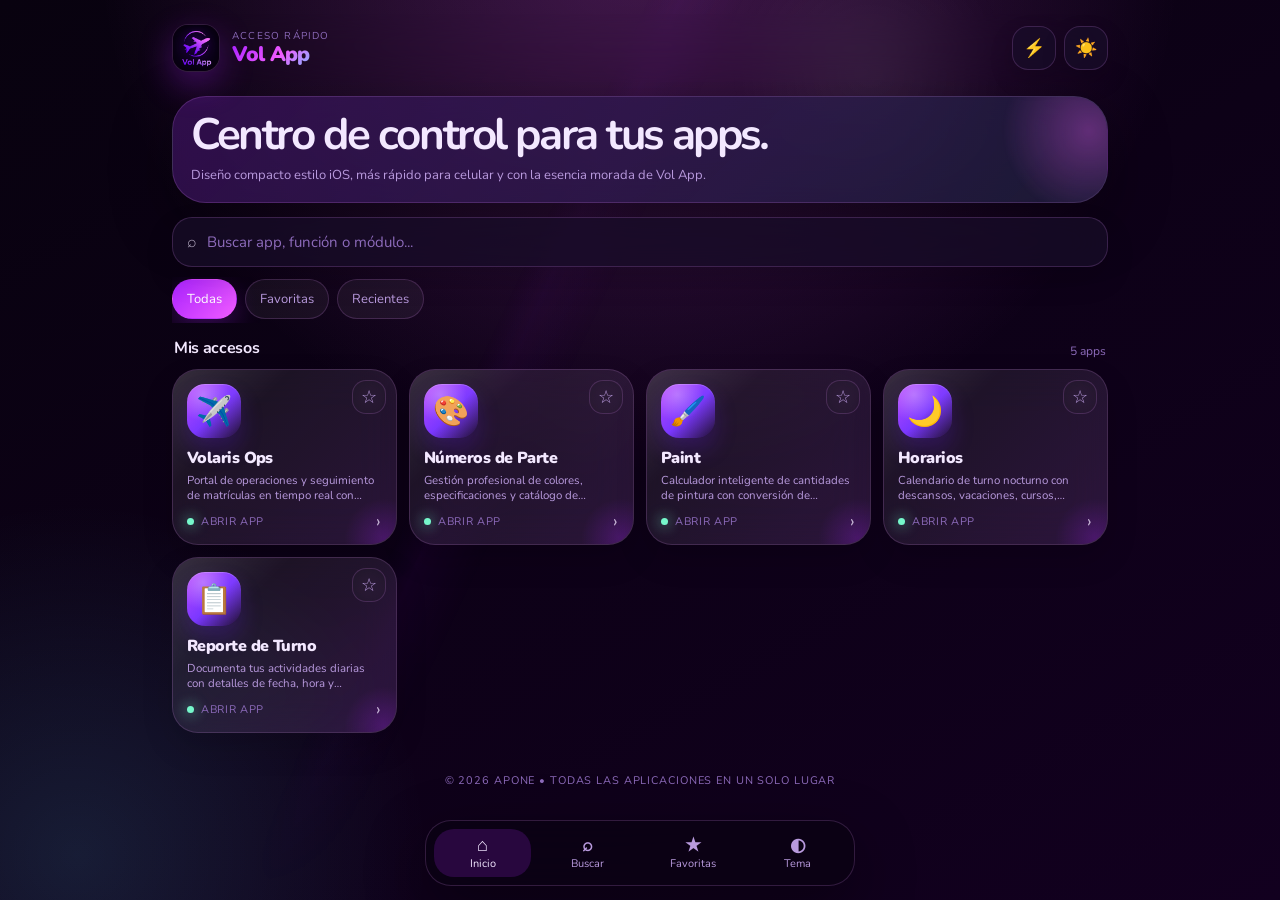
<file: index.html>
<!DOCTYPE html>
<html lang="es" data-theme="dark" data-density="ios">
<head>
  <meta charset="UTF-8">
  <meta name="viewport" content="width=device-width, initial-scale=1.0, viewport-fit=cover">
  <title>AppVol • Centro de Control</title>
  <link rel="manifest" href="manifest.json">
  <link rel="icon" href="icon-192.png" type="image/png">
  <link rel="apple-touch-icon" href="icon-192.png">
  <meta name="theme-color" content="#160022">
  <meta name="apple-mobile-web-app-capable" content="yes">
  <meta name="apple-mobile-web-app-status-bar-style" content="black-translucent">
  <meta name="apple-mobile-web-app-title" content="AppVol">
  <link rel="preconnect" href="https://fonts.googleapis.com">
  <link rel="preconnect" href="https://fonts.gstatic.com" crossorigin>
  <link href="https://fonts.googleapis.com/css2?family=Nunito:wght@700;800;900&display=swap" rel="stylesheet">
  <style>
    * { box-sizing: border-box; margin: 0; padding: 0; -webkit-tap-highlight-color: transparent; }

    :root {
      color-scheme: dark;
      --bg: #08020f;
      --bg-2: #12001f;
      --glass: rgba(24, 13, 41, .72);
      --glass-strong: rgba(36, 19, 58, .9);
      --card: rgba(255, 255, 255, .075);
      --card-hover: rgba(255, 255, 255, .12);
      --border: rgba(224, 147, 255, .18);
      --text: #f3e8ff;
      --muted: #b99ade;
      --muted-2: #8d6bbb;
      --accent: #aa22ff;
      --accent-2: #f05cff;
      --accent-3: #5bd6ff;
      --good: #76f7cb;
      --shadow: 0 20px 60px rgba(0, 0, 0, .36);
      --radius-xl: 34px;
      --radius-lg: 26px;
      --radius-md: 18px;
      --blur: 22px;
    }

    /* Drag states */
    .app-card[draggable="true"] { cursor: grab; }
    .app-card[draggable="true"]:active { cursor: grabbing; }
    .app-card.dragging {
      opacity: .35;
      transform: scale(.97);
      transition: opacity .15s, transform .15s;
    }
    .app-card.drag-over {
      outline: 2px solid var(--accent-2);
      outline-offset: 3px;
      transform: scale(1.025);
      transition: transform .15s ease, outline .1s ease;
    }

    [data-theme="light"] {
      color-scheme: light;
      --bg: #f6efff;
      --bg-2: #fff;
      --glass: rgba(255, 255, 255, .74);
      --glass-strong: rgba(255, 255, 255, .92);
      --card: rgba(255, 255, 255, .78);
      --card-hover: rgba(248, 239, 255, .95);
      --border: rgba(143, 47, 178, .16);
      --text: #2a123e;
      --muted: #765398;
      --muted-2: #9678b7;
      --accent: #8b2fb2;
      --accent-2: #c83eea;
      --accent-3: #0289bf;
      --shadow: 0 18px 54px rgba(79, 30, 115, .14);
    }

    html { min-height: 100%; background: var(--bg); }

    body {
      min-height: 100svh;
      color: var(--text);
      font-family: 'Nunito', ui-rounded, -apple-system, BlinkMacSystemFont, 'Segoe UI', sans-serif;
      background:
        radial-gradient(circle at 50% -8%, rgba(240, 92, 255, .25), transparent 34rem),
        radial-gradient(circle at 6% 95%, rgba(91, 214, 255, .13), transparent 22rem),
        linear-gradient(150deg, var(--bg), var(--bg-2));
      overflow-x: hidden;
    }

    body::before {
      content: '';
      position: fixed;
      inset: 0;
      pointer-events: none;
      opacity: .55;
      background:
        linear-gradient(115deg, transparent 0 38%, rgba(170,34,255,.08) 40%, transparent 44% 100%),
        radial-gradient(circle at 68% 8%, rgba(255,255,255,.12), transparent 9rem);
      mask-image: linear-gradient(to bottom, black 0 70%, transparent 100%);
    }

    .shell {
      position: relative;
      z-index: 1;
      width: min(980px, 100%);
      margin: 0 auto;
      padding: max(16px, env(safe-area-inset-top)) 14px calc(96px + env(safe-area-inset-bottom));
    }

    .topbar {
      position: sticky;
      top: 0;
      z-index: 5;
      display: flex;
      align-items: center;
      justify-content: space-between;
      gap: 12px;
      margin: -2px -4px 14px;
      padding: 10px 4px;
      backdrop-filter: blur(18px);
    }

    .brand {
      display: flex;
      align-items: center;
      gap: 12px;
      min-width: 0;
    }

    .brand-mark {
      width: 48px;
      height: 48px;
      border-radius: 16px;
      object-fit: cover;
      box-shadow: 0 12px 34px rgba(170, 34, 255, .32);
      border: 1px solid var(--border);
      background: #0b0212;
    }

    .brand-copy { min-width: 0; }

    .eyebrow {
      display: block;
      color: var(--muted-2);
      font-size: 10px;
      line-height: 1;
      letter-spacing: .12em;
      text-transform: uppercase;
    }

    .brand-title {
      display: block;
      margin-top: 3px;
      font-size: 21px;
      line-height: 1;
      font-weight: 900;
      letter-spacing: -.04em;
      white-space: nowrap;
      background: linear-gradient(135deg, var(--accent), var(--accent-2), var(--accent-3));
      -webkit-background-clip: text;
      background-clip: text;
      -webkit-text-fill-color: transparent;
    }

    .top-actions { display: flex; align-items: center; gap: 8px; }

    .icon-btn {
      width: 44px;
      height: 44px;
      display: inline-flex;
      align-items: center;
      justify-content: center;
      border: 1px solid var(--border);
      border-radius: 16px;
      color: var(--text);
      background: var(--glass);
      box-shadow: 0 10px 26px rgba(0,0,0,.12);
      cursor: pointer;
      font: inherit;
      font-size: 18px;
      transition: transform .18s ease, background .18s ease, border-color .18s ease;
      backdrop-filter: blur(var(--blur));
    }

    .icon-btn:active { transform: scale(.94); }
    .icon-btn:hover { border-color: rgba(240,92,255,.55); background: var(--glass-strong); }

    .hero {
      position: relative;
      overflow: hidden;
      margin-bottom: 14px;
      padding: 18px;
      border: 1px solid var(--border);
      border-radius: var(--radius-xl);
      background:
        linear-gradient(135deg, rgba(170,34,255,.18), rgba(91,214,255,.08)),
        var(--glass);
      box-shadow: var(--shadow);
      backdrop-filter: blur(var(--blur));
    }

    .hero::after {
      content: '';
      position: absolute;
      width: 180px;
      height: 180px;
      right: -72px;
      top: -56px;
      border-radius: 999px;
      background: radial-gradient(circle, rgba(240,92,255,.32), transparent 68%);
      filter: blur(2px);
    }

    .hero h1 {
      position: relative;
      z-index: 1;
      font-size: clamp(26px, 7vw, 44px);
      line-height: .95;
      letter-spacing: -.055em;
      max-width: 680px;
    }

    .hero p {
      position: relative;
      z-index: 1;
      margin-top: 10px;
      color: var(--muted);
      font-size: 13px;
      line-height: 1.35;
      max-width: 620px;
    }

    .quick-panel {
      display: grid;
      gap: 10px;
      margin: 14px 0 14px;
    }

    .search {
      display: flex;
      align-items: center;
      gap: 10px;
      height: 50px;
      padding: 0 14px;
      border: 1px solid var(--border);
      border-radius: 20px;
      background: var(--glass);
      backdrop-filter: blur(var(--blur));
      box-shadow: 0 12px 30px rgba(0,0,0,.12);
    }

    .search span { opacity: .7; }

    .search input {
      width: 100%;
      border: 0;
      outline: none;
      background: transparent;
      color: var(--text);
      font: inherit;
      font-size: 15px;
      min-width: 0;
    }

    .search input::placeholder { color: var(--muted-2); }

    .chips {
      display: flex;
      gap: 8px;
      overflow-x: auto;
      padding: 2px 0 4px;
      scrollbar-width: none;
    }

    .chips::-webkit-scrollbar { display: none; }

    .chip {
      flex: 0 0 auto;
      border: 1px solid var(--border);
      border-radius: 999px;
      padding: 10px 14px;
      background: rgba(255,255,255,.05);
      color: var(--muted);
      font: inherit;
      font-size: 13px;
      cursor: pointer;
      transition: transform .18s ease, background .18s ease, color .18s ease;
    }

    .chip:active { transform: scale(.96); }
    .chip.is-active {
      color: #fff;
      background: linear-gradient(135deg, var(--accent), var(--accent-2));
      border-color: transparent;
      box-shadow: 0 10px 26px rgba(170,34,255,.26);
    }

    .apps-head {
      display: flex;
      justify-content: space-between;
      align-items: end;
      gap: 12px;
      margin: 14px 2px 10px;
    }

    .apps-head h2 {
      font-size: 16px;
      letter-spacing: -.02em;
    }

    .apps-count {
      color: var(--muted-2);
      font-size: 12px;
      white-space: nowrap;
    }

    .apps-grid {
      display: grid;
      grid-template-columns: repeat(2, minmax(0, 1fr));
      gap: 12px;
    }

    .app-card {
      position: relative;
      min-height: 158px;
      border: 1px solid var(--border);
      border-radius: var(--radius-lg);
      background: var(--card);
      box-shadow: 0 14px 32px rgba(0,0,0,.14);
      overflow: hidden;
      transform: translateZ(0);
      animation: pop .42s cubic-bezier(.22, 1, .36, 1) backwards;
      backdrop-filter: blur(var(--blur));
    }

    .app-card:nth-child(2) { animation-delay: .04s; }
    .app-card:nth-child(3) { animation-delay: .08s; }
    .app-card:nth-child(4) { animation-delay: .12s; }
    .app-card:nth-child(5) { animation-delay: .16s; }

    @keyframes pop {
      from { opacity: 0; transform: translateY(14px) scale(.96); }
      to { opacity: 1; transform: translateY(0) scale(1); }
    }

    .app-card::before {
      content: '';
      position: absolute;
      inset: -1px;
      background: linear-gradient(135deg, rgba(255,255,255,.16), transparent 30%, rgba(170,34,255,.12));
      opacity: .7;
      pointer-events: none;
    }

    .app-card::after {
      content: '';
      position: absolute;
      width: 80px;
      height: 80px;
      border-radius: 999px;
      right: -28px;
      bottom: -34px;
      background: radial-gradient(circle, rgba(170,34,255,.24), transparent 70%);
      pointer-events: none;
    }

    .app-card:active { transform: scale(.975); }
    .app-card:hover { background: var(--card-hover); border-color: rgba(240,92,255,.45); }

    .app-link {
      position: relative;
      z-index: 1;
      min-height: 158px;
      height: 100%;
      display: flex;
      flex-direction: column;
      text-decoration: none;
      color: inherit;
      padding: 14px;
    }

    .pin-btn {
      position: absolute;
      z-index: 2;
      top: 10px;
      right: 10px;
      width: 34px;
      height: 34px;
      border: 1px solid var(--border);
      border-radius: 14px;
      background: rgba(0,0,0,.14);
      color: var(--muted);
      font: inherit;
      font-size: 18px;
      line-height: 1;
      cursor: pointer;
      backdrop-filter: blur(14px);
    }

    .pin-btn.is-fav { color: #ffd86b; background: rgba(255,216,107,.12); border-color: rgba(255,216,107,.28); }
    .pin-btn:active { transform: scale(.92); }

    .app-icon {
      display: inline-flex;
      align-items: center;
      justify-content: center;
      width: 54px;
      height: 54px;
      margin-bottom: 12px;
      border-radius: 18px;
      font-size: 29px;
      background:
        linear-gradient(145deg, rgba(255,255,255,.18), rgba(255,255,255,.05)),
        radial-gradient(circle at 30% 20%, rgba(255,255,255,.28), transparent 46%),
        linear-gradient(135deg, var(--accent), #6b20ff 52%, #12021f);
      box-shadow: inset 0 1px 0 rgba(255,255,255,.2), 0 12px 22px rgba(108,32,255,.22);
    }

    .app-title {
      display: block;
      padding-right: 34px;
      font-size: 16px;
      line-height: 1.05;
      font-weight: 900;
      letter-spacing: -.035em;
    }

    .app-desc {
      display: -webkit-box;
      margin-top: 6px;
      color: var(--muted);
      font-size: 11.5px;
      line-height: 1.25;
      -webkit-line-clamp: 2;
      -webkit-box-orient: vertical;
      overflow: hidden;
    }

    .app-meta {
      margin-top: auto;
      display: flex;
      align-items: center;
      gap: 7px;
      color: var(--muted-2);
      font-size: 11px;
      text-transform: uppercase;
      letter-spacing: .06em;
    }

    .dot {
      width: 7px;
      height: 7px;
      border-radius: 999px;
      background: var(--good);
      box-shadow: 0 0 14px var(--good);
    }

    .chev { margin-left: auto; font-size: 18px; line-height: 1; color: var(--text); opacity: .75; }

    .empty {
      display: none;
      border: 1px dashed var(--border);
      border-radius: var(--radius-lg);
      padding: 24px;
      color: var(--muted);
      text-align: center;
      background: rgba(255,255,255,.04);
    }

    .empty.show { display: block; }

    .dock {
      position: fixed;
      z-index: 8;
      left: 50%;
      bottom: max(14px, env(safe-area-inset-bottom));
      transform: translateX(-50%);
      width: min(430px, calc(100% - 28px));
      display: grid;
      grid-template-columns: repeat(4, 1fr);
      gap: 8px;
      padding: 8px;
      border: 1px solid var(--border);
      border-radius: 26px;
      background: rgba(10, 2, 18, .72);
      backdrop-filter: blur(28px);
      box-shadow: 0 20px 60px rgba(0,0,0,.38);
    }

    [data-theme="light"] .dock { background: rgba(255,255,255,.72); }

    .dock button {
      height: 48px;
      border: 0;
      border-radius: 20px;
      background: transparent;
      color: var(--muted);
      font: inherit;
      font-size: 11px;
      cursor: pointer;
      display: flex;
      flex-direction: column;
      align-items: center;
      justify-content: center;
      gap: 2px;
      transition: background .18s ease, color .18s ease, transform .18s ease;
    }

    .dock button strong { font-size: 18px; line-height: 1; }
    .dock button.is-active, .dock button:hover { background: rgba(170,34,255,.18); color: var(--text); }
    .dock button:active { transform: scale(.94); }

    .footer {
      margin-top: 22px;
      padding: 18px 0 4px;
      color: var(--muted-2);
      text-align: center;
      font-size: 11px;
      letter-spacing: .08em;
      text-transform: uppercase;
    }

    [data-density="god"] .hero {
      box-shadow: 0 24px 90px rgba(170,34,255,.28), inset 0 0 0 1px rgba(255,255,255,.06);
    }

    [data-density="god"] .app-card {
      min-height: 132px;
      border-radius: 24px;
    }

    [data-density="god"] .app-link { min-height: 132px; padding: 12px; }
    [data-density="god"] .app-icon { width: 48px; height: 48px; font-size: 25px; margin-bottom: 10px; }
    [data-density="god"] .app-desc { display: none; }

    @media (min-width: 680px) {
      .shell { padding-left: 22px; padding-right: 22px; }
      .apps-grid { grid-template-columns: repeat(4, minmax(0, 1fr)); }
      .app-card, .app-link { min-height: 174px; }
      [data-density="god"] .app-card, [data-density="god"] .app-link { min-height: 144px; }
    }

    @media (max-width: 380px) {
      .apps-grid { gap: 10px; }
      .app-link { padding: 12px; }
      .app-title { font-size: 15px; }
      .app-desc { font-size: 11px; }
      .app-icon { width: 50px; height: 50px; }
    }

    @media (prefers-reduced-motion: reduce) {
      * { animation: none !important; transition: none !important; scroll-behavior: auto !important; }
    }
  </style>
</head>
<body>
  <main class="shell">
    <header class="topbar">
      <div class="brand" aria-label="AppVol">
        <img class="brand-mark" src="[data-uri]" alt="Vol App">
        <div class="brand-copy">
          <span class="eyebrow">Acceso rápido</span>
          <span class="brand-title">Vol App</span>
        </div>
      </div>
      <div class="top-actions">
        <button class="icon-btn" id="modeBtn" type="button" aria-label="Cambiar tamaño de tarjetas">⚡</button>
        <button class="icon-btn" id="themeBtn" type="button" aria-label="Cambiar tema">☀️</button>
      </div>
    </header>

    <section class="hero" aria-label="Centro de control">
      <h1>Centro de control para tus apps.</h1>
      <p>Diseño compacto estilo iOS, más rápido para celular y con la esencia morada de Vol App.</p>
    </section>

    <section class="quick-panel" aria-label="Controles rápidos">
      <label class="search" for="searchApp">
        <span aria-hidden="true">⌕</span>
        <input id="searchApp" type="search" inputmode="search" placeholder="Buscar app, función o módulo..." autocomplete="off">
      </label>
      <div class="chips" role="tablist" aria-label="Filtros">
        <button class="chip is-active" type="button" data-filter="all">Todas</button>
        <button class="chip" type="button" data-filter="favorites">Favoritas</button>
        <button class="chip" type="button" data-filter="recent">Recientes</button>
      </div>
    </section>

    <section class="apps-head">
      <h2>Mis accesos</h2>
      <span class="apps-count" id="appsCount">5 apps</span>
    </section>

    <section class="apps-grid" id="appsGrid" aria-label="Aplicaciones disponibles">
        <article class="app-card" data-id="volaris" data-keywords="volaris ops portal de operaciones y seguimiento de matrículas en tiempo real con notas y pendientes. volaris">
          <button class="pin-btn" type="button" aria-label="Marcar Volaris Ops como favorita" title="Favorita">☆</button>
          <a href="VolarisOps.html" class="app-link" aria-label="Abrir Volaris Ops">
            <span class="app-icon" aria-hidden="true">✈️</span>
            <span class="app-title">Volaris Ops</span>
            <span class="app-desc">Portal de operaciones y seguimiento de matrículas en tiempo real con notas y pendientes.</span>
            <span class="app-meta"><span class="dot"></span><span>Abrir app</span><span class="chev">›</span></span>
          </a>
        </article>
        <article class="app-card" data-id="np" data-keywords="números de parte gestión profesional de colores, especificaciones y catálogo de pinturas con búsqueda avanzada. np">
          <button class="pin-btn" type="button" aria-label="Marcar Números de Parte como favorita" title="Favorita">☆</button>
          <a href="np.html" class="app-link" aria-label="Abrir Números de Parte">
            <span class="app-icon" aria-hidden="true">🎨</span>
            <span class="app-title">Números de Parte</span>
            <span class="app-desc">Gestión profesional de colores, especificaciones y catálogo de pinturas con búsqueda avanzada.</span>
            <span class="app-meta"><span class="dot"></span><span>Abrir app</span><span class="chev">›</span></span>
          </a>
        </article>
        <article class="app-card" data-id="paint" data-keywords="paint calculador inteligente de cantidades de pintura con conversión de unidades y ratios profesionales. paint">
          <button class="pin-btn" type="button" aria-label="Marcar Paint como favorita" title="Favorita">☆</button>
          <a href="paint.html" class="app-link" aria-label="Abrir Paint">
            <span class="app-icon" aria-hidden="true">🖌️</span>
            <span class="app-title">Paint</span>
            <span class="app-desc">Calculador inteligente de cantidades de pintura con conversión de unidades y ratios profesionales.</span>
            <span class="app-meta"><span class="dot"></span><span>Abrir app</span><span class="chev">›</span></span>
          </a>
        </article>
        <article class="app-card" data-id="horarios" data-keywords="horarios turno nocturno calendario descansos vacaciones cursos tiempo extra personal volaris horarios">
          <button class="pin-btn" type="button" aria-label="Marcar Horarios como favorita" title="Favorita">☆</button>
          <a href="horarios.html" class="app-link" aria-label="Abrir Horarios">
            <span class="app-icon" aria-hidden="true">🌙</span>
            <span class="app-title">Horarios</span>
            <span class="app-desc">Calendario de turno nocturno con descansos, vacaciones, cursos, permisos y tiempo extra por personal.</span>
            <span class="app-meta"><span class="dot"></span><span>Abrir app</span><span class="chev">›</span></span>
          </a>
        </article>
        <article class="app-card" data-id="reports" data-keywords="reporte de turno documenta tus actividades diarias con detalles de fecha, hora y pendientes guardados en tu celular. reports">
          <button class="pin-btn" type="button" aria-label="Marcar Reporte de Turno como favorita" title="Favorita">☆</button>
          <a href="reports.html" class="app-link" aria-label="Abrir Reporte de Turno">
            <span class="app-icon" aria-hidden="true">📋</span>
            <span class="app-title">Reporte de Turno</span>
            <span class="app-desc">Documenta tus actividades diarias con detalles de fecha, hora y pendientes guardados en tu celular.</span>
            <span class="app-meta"><span class="dot"></span><span>Abrir app</span><span class="chev">›</span></span>
          </a>
        </article>
    </section>

    <div class="empty" id="emptyState">No encontré ninguna app con ese filtro.</div>

    <footer class="footer">
      <p>© 2026 Apone • Todas las aplicaciones en un solo lugar</p>
    </footer>
  </main>

  <nav class="dock" aria-label="Accesos del panel">
    <button type="button" class="is-active" data-dock="all"><strong>⌂</strong><span>Inicio</span></button>
    <button type="button" data-dock="search"><strong>⌕</strong><span>Buscar</span></button>
    <button type="button" data-dock="favorites"><strong>★</strong><span>Favoritas</span></button>
    <button type="button" data-dock="theme"><strong>◐</strong><span>Tema</span></button>
  </nav>

  <script>
    const html = document.documentElement;
    const grid = document.getElementById('appsGrid');
    const cards = [...grid.querySelectorAll('.app-card')];
    const search = document.getElementById('searchApp');
    const chips = [...document.querySelectorAll('.chip')];
    const count = document.getElementById('appsCount');
    const empty = document.getElementById('emptyState');
    const themeBtn = document.getElementById('themeBtn');
    const modeBtn = document.getElementById('modeBtn');
    const dockButtons = [...document.querySelectorAll('.dock button')];

    const store = {
      theme: 'appvol-theme',
      density: 'appvol-density',
      favs: 'appvol-favorites',
      recent: 'appvol-recent'
    };

    let activeFilter = 'all';
    let favorites = readJSON(store.favs, []);
    let recent = readJSON(store.recent, []);

    html.dataset.theme = localStorage.getItem(store.theme) || localStorage.getItem('apone-theme') || 'dark';
    html.dataset.density = localStorage.getItem(store.density) || 'ios';
    updateThemeBtn();
    updateModeBtn();
    paintFavorites();
    applyFilters();

    themeBtn.addEventListener('click', toggleTheme);
    modeBtn.addEventListener('click', toggleMode);
    search.addEventListener('input', applyFilters);

    chips.forEach(chip => {
      chip.addEventListener('click', () => setFilter(chip.dataset.filter));
    });

    dockButtons.forEach(btn => {
      btn.addEventListener('click', () => {
        dockButtons.forEach(b => b.classList.remove('is-active'));
        btn.classList.add('is-active');
        const action = btn.dataset.dock;
        if (action === 'search') {
          search.focus();
          search.scrollIntoView({ behavior: 'smooth', block: 'center' });
        } else if (action === 'favorites') {
          setFilter('favorites');
        } else if (action === 'theme') {
          toggleTheme();
        } else {
          setFilter('all');
          window.scrollTo({ top: 0, behavior: 'smooth' });
        }
      });
    });

    grid.addEventListener('click', (event) => {
      const pin = event.target.closest('.pin-btn');
      if (pin) {
        event.preventDefault();
        event.stopPropagation();
        const card = pin.closest('.app-card');
        toggleFavorite(card.dataset.id);
        return;
      }

      const link = event.target.closest('.app-link');
      if (link) {
        const card = link.closest('.app-card');
        rememberRecent(card.dataset.id);
      }
    });

    function toggleTheme() {
      html.dataset.theme = html.dataset.theme === 'dark' ? 'light' : 'dark';
      localStorage.setItem(store.theme, html.dataset.theme);
      localStorage.setItem('apone-theme', html.dataset.theme);
      updateThemeBtn();
    }

    function toggleMode() {
      html.dataset.density = html.dataset.density === 'ios' ? 'god' : 'ios';
      localStorage.setItem(store.density, html.dataset.density);
      updateModeBtn();
    }

    function updateThemeBtn() {
      themeBtn.textContent = html.dataset.theme === 'dark' ? '☀️' : '🌙';
      themeBtn.title = html.dataset.theme === 'dark' ? 'Cambiar a tema claro' : 'Cambiar a tema oscuro';
    }

    function updateModeBtn() {
      modeBtn.textContent = html.dataset.density === 'ios' ? '⚡' : '📱';
      modeBtn.title = html.dataset.density === 'ios' ? 'Activar modo dios compacto' : 'Volver a modo iOS';
    }

    function setFilter(filter) {
      activeFilter = filter;
      chips.forEach(chip => chip.classList.toggle('is-active', chip.dataset.filter === filter));
      applyFilters();
    }

    function applyFilters() {
      const term = normalize(search.value);
      let visible = 0;

      cards.forEach(card => {
        const id = card.dataset.id;
        const matchesSearch = !term || normalize(card.dataset.keywords).includes(term);
        const matchesFilter =
          activeFilter === 'all' ||
          (activeFilter === 'favorites' && favorites.includes(id)) ||
          (activeFilter === 'recent' && recent.includes(id));
        const show = matchesSearch && matchesFilter;
        card.hidden = !show;
        if (show) visible += 1;
      });

      count.textContent = visible === 1 ? '1 app' : visible + ' apps';
      empty.classList.toggle('show', visible === 0);
    }

    function toggleFavorite(id) {
      favorites = favorites.includes(id) ? favorites.filter(item => item !== id) : [id, ...favorites];
      localStorage.setItem(store.favs, JSON.stringify(favorites));
      paintFavorites();
      applyFilters();
    }

    function paintFavorites() {
      cards.forEach(card => {
        const pin = card.querySelector('.pin-btn');
        const isFav = favorites.includes(card.dataset.id);
        pin.classList.toggle('is-fav', isFav);
        pin.textContent = isFav ? '★' : '☆';
      });
    }

    function rememberRecent(id) {
      recent = [id, ...recent.filter(item => item !== id)].slice(0, 4);
      localStorage.setItem(store.recent, JSON.stringify(recent));
    }

    function readJSON(key, fallback) {
      try { return JSON.parse(localStorage.getItem(key)) || fallback; }
      catch { return fallback; }
    }

    function normalize(value) {
      return String(value || '')
        .toLowerCase()
        .normalize('NFD')
        .replace(/[̀-ͯ]/g, '')
        .trim();
    }

    /* ── Drag & Drop reordering ── */
    const ORDER_KEY = 'appvol-card-order';

    function saveOrder() {
      const ids = [...grid.querySelectorAll('.app-card')].map(c => c.dataset.id);
      localStorage.setItem(ORDER_KEY, JSON.stringify(ids));
    }

    function loadOrder() {
      try {
        const saved = JSON.parse(localStorage.getItem(ORDER_KEY));
        if (!Array.isArray(saved) || saved.length === 0) return;
        saved.forEach(id => {
          const card = grid.querySelector(`.app-card[data-id="${id}"]`);
          if (card) grid.appendChild(card);
        });
      } catch {}
    }

    let dragSrc = null;
    let touchDragCard = null;
    let touchClone = null;
    let touchOffsetX = 0;
    let touchOffsetY = 0;

    function initDrag(card) {
      // Desktop drag
      card.setAttribute('draggable', 'true');

      card.addEventListener('dragstart', e => {
        dragSrc = card;
        card.classList.add('dragging');
        e.dataTransfer.effectAllowed = 'move';
      });

      card.addEventListener('dragend', () => {
        card.classList.remove('dragging');
        grid.querySelectorAll('.app-card').forEach(c => c.classList.remove('drag-over'));
        saveOrder();
        dragSrc = null;
      });

      card.addEventListener('dragover', e => {
        e.preventDefault();
        if (!dragSrc || dragSrc === card) return;
        e.dataTransfer.dropEffect = 'move';
        grid.querySelectorAll('.app-card').forEach(c => c.classList.remove('drag-over'));
        card.classList.add('drag-over');
      });

      card.addEventListener('dragleave', () => card.classList.remove('drag-over'));

      card.addEventListener('drop', e => {
        e.preventDefault();
        e.stopPropagation();
        if (!dragSrc || dragSrc === card) return;
        card.classList.remove('drag-over');
        const allCards = [...grid.querySelectorAll('.app-card')];
        const srcIdx = allCards.indexOf(dragSrc);
        const tgtIdx = allCards.indexOf(card);
        if (srcIdx < tgtIdx) card.after(dragSrc);
        else card.before(dragSrc);
        saveOrder();
      });

      // Touch drag
      card.addEventListener('touchstart', onTouchStart, { passive: true });
    }

    function onTouchStart(e) {
      const card = e.currentTarget;
      const touch = e.touches[0];
      const rect = card.getBoundingClientRect();
      touchOffsetX = touch.clientX - rect.left;
      touchOffsetY = touch.clientY - rect.top;

      const longPress = setTimeout(() => {
        touchDragCard = card;
        touchClone = card.cloneNode(true);
        touchClone.style.cssText = `
          position:fixed; z-index:9999; width:${rect.width}px; pointer-events:none;
          opacity:.88; transform:scale(1.04) rotate(1.5deg);
          box-shadow:0 28px 60px rgba(0,0,0,.45);
          transition:transform .12s ease;
          left:${rect.left}px; top:${rect.top}px;
        `;
        document.body.appendChild(touchClone);
        card.classList.add('dragging');
        if (navigator.vibrate) navigator.vibrate(18);
      }, 300);

      const cancelLong = () => clearTimeout(longPress);
      card.addEventListener('touchend', cancelLong, { once: true });
      card.addEventListener('touchmove', cancelLong, { once: true, passive: true });

      card.addEventListener('touchmove', onTouchMove, { passive: true });
      card.addEventListener('touchend', onTouchEnd, { once: true });
    }

    function onTouchMove(e) {
      if (!touchDragCard || !touchClone) return;
      const touch = e.touches[0];
      touchClone.style.left = (touch.clientX - touchOffsetX) + 'px';
      touchClone.style.top  = (touch.clientY - touchOffsetY) + 'px';

      touchClone.style.display = 'none';
      const el = document.elementFromPoint(touch.clientX, touch.clientY);
      touchClone.style.display = '';
      const target = el && el.closest('.app-card');
      grid.querySelectorAll('.app-card').forEach(c => c.classList.remove('drag-over'));
      if (target && target !== touchDragCard) target.classList.add('drag-over');
    }

    function onTouchEnd(e) {
      if (!touchDragCard) return;
      const touch = e.changedTouches[0];
      if (touchClone) { touchClone.remove(); touchClone = null; }
      touchDragCard.classList.remove('dragging');

      touchClone && touchClone.remove();
      const el = document.elementFromPoint(touch.clientX, touch.clientY);
      const target = el && el.closest('.app-card');
      grid.querySelectorAll('.app-card').forEach(c => c.classList.remove('drag-over'));

      if (target && target !== touchDragCard) {
        const allCards = [...grid.querySelectorAll('.app-card')];
        const srcIdx = allCards.indexOf(touchDragCard);
        const tgtIdx = allCards.indexOf(target);
        if (srcIdx < tgtIdx) target.after(touchDragCard);
        else target.before(touchDragCard);
        saveOrder();
      }

      touchDragCard = null;
    }

    // Init drag on all cards
    [...grid.querySelectorAll('.app-card')].forEach(initDrag);

    // Restore saved order
    loadOrder();

    if ('serviceWorker' in navigator) {
      window.addEventListener('load', async () => {
        try {
          const reg = await navigator.serviceWorker.register('./sw.js');

          if (reg.waiting) reg.waiting.postMessage({ type: 'SKIP_WAITING' });

          reg.addEventListener('updatefound', () => {
            const worker = reg.installing;
            if (!worker) return;
            worker.addEventListener('statechange', () => {
              if (worker.state === 'installed' && navigator.serviceWorker.controller) {
                worker.postMessage({ type: 'SKIP_WAITING' });
              }
            });
          });

          navigator.serviceWorker.addEventListener('message', (event) => {
            const data = event.data || {};
            if (data.type === 'APP_UPDATED') {
              const current = location.pathname.split('/').pop() || 'index.html';
              const changed = String(data.file || '').replace('./', '');
              if (changed === current || changed === 'index.html') location.reload();
            }
          });

          let refreshed = false;
          navigator.serviceWorker.addEventListener('controllerchange', () => {
            if (refreshed) return;
            refreshed = true;
            location.reload();
          });
        } catch (err) {}
      });
    }

  </script>
</body>
</html>
</file>
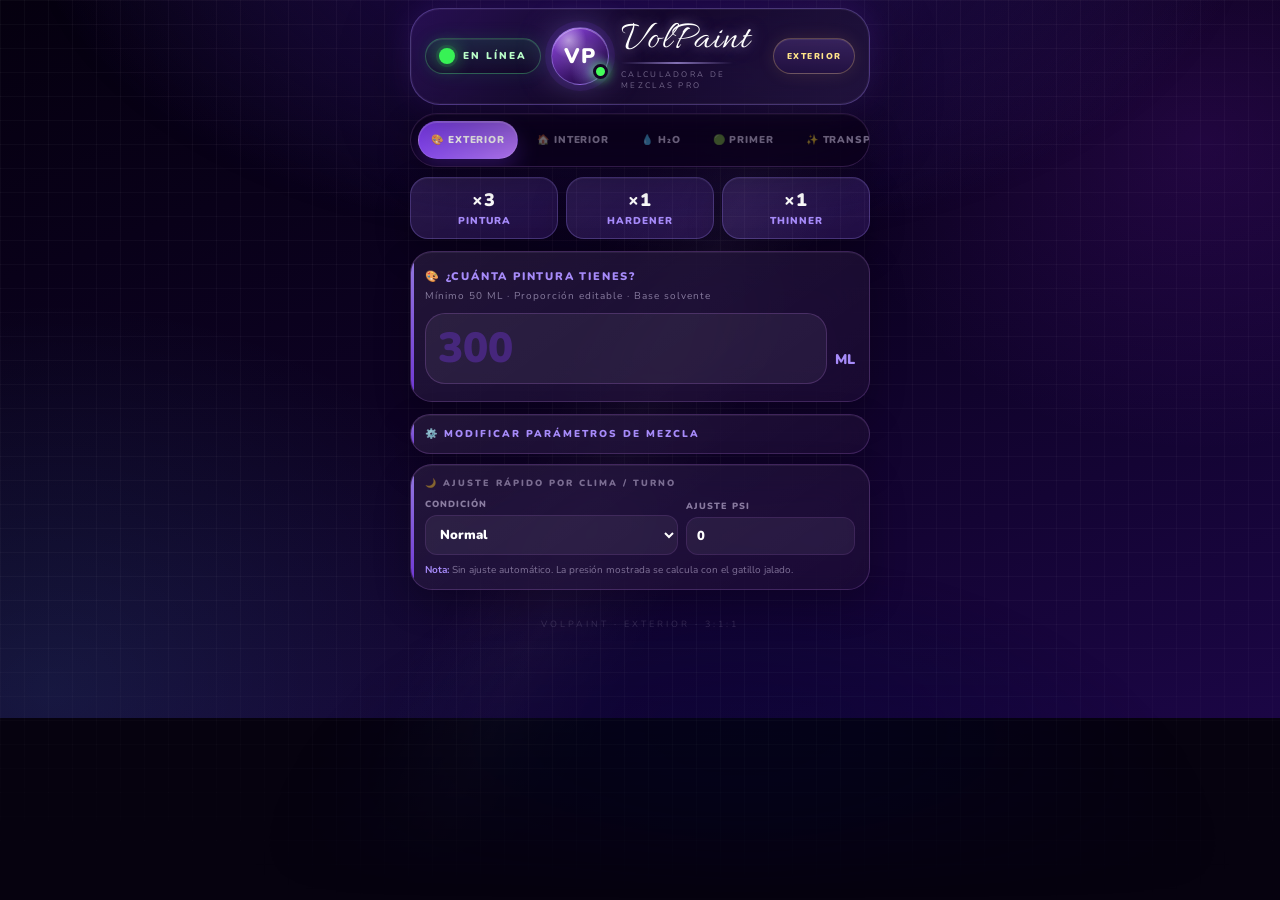
<file: paint.html>
<!DOCTYPE html>
<html lang="es">
<head>
<meta charset="UTF-8">
<meta name="viewport" content="width=device-width, initial-scale=1.0, maximum-scale=1.0, user-scalable=no">
<meta name="apple-mobile-web-app-capable" content="yes">
<meta name="apple-mobile-web-app-status-bar-style" content="black-translucent">
<meta name="theme-color" content="#06020f">
<link rel="manifest" href="./manifest-paint.json">
<link rel="apple-touch-icon" href="./icon-paint-192.png">
<title>VolPaint — Calculadora Pro</title>
<link href="https://fonts.googleapis.com/css2?family=Nunito:wght@700;800;900&family=Allura&display=swap" rel="stylesheet">
<style>
*{box-sizing:border-box;margin:0;padding:0;-webkit-tap-highlight-color:transparent;}
html,body{min-height:100%;font-family:'Nunito',sans-serif;background:#06020f;color:#e2d0ff;overflow-x:hidden;}
body.tab-ext{--c1:#7c3aed;--c2:#a78bfa;--c3:rgba(124,58,237,.18);--cb:rgba(124,58,237,.35);--bg1:#150040;--bg2:#000833;}
body.tab-int{--c1:#0e7490;--c2:#67e8f9;--c3:rgba(14,116,144,.18);--cb:rgba(14,116,144,.35);--bg1:#001830;--bg2:#000c20;}
body.tab-h2o{--c1:#0369a1;--c2:#38bdf8;--c3:rgba(3,105,161,.18);--cb:rgba(3,105,161,.35);--bg1:#001428;--bg2:#000818;}
body.tab-pri{--c1:#16a34a;--c2:#4ade80;--c3:rgba(22,163,74,.18);--cb:rgba(22,163,74,.35);--bg1:#002a1a;--bg2:#000a08;}
body.tab-tra{--c1:#b45309;--c2:#fbbf24;--c3:rgba(180,83,9,.18);--cb:rgba(180,83,9,.35);--bg1:#1a0e00;--bg2:#0a0600;}
:root{--glass:rgba(24,8,48,.64);--line:rgba(210,135,255,.20);--line2:rgba(210,135,255,.12);--shadow:0 14px 36px rgba(0,0,0,.24),inset 0 1px 0 rgba(255,255,255,.06);--blur:blur(22px) saturate(1.22);}
body{background:radial-gradient(900px 540px at 50% -18%,color-mix(in srgb,var(--c2) 22%,transparent),transparent 70%),radial-gradient(680px 540px at 4% 96%,rgba(83,205,255,.10),transparent 72%),radial-gradient(520px 440px at 94% 20%,rgba(170,34,255,.13),transparent 70%),linear-gradient(160deg,#05000f 0%,#0d0223 48%,#1b0645 100%)!important;-webkit-font-smoothing:antialiased;}
body::before{content:'';position:fixed;inset:0;z-index:0;background:radial-gradient(850px 460px at 50% -8%,var(--bg1) 0%,transparent 72%),radial-gradient(650px 460px at 58% 100%,var(--bg2) 0%,transparent 76%),linear-gradient(115deg,transparent 0 42%,rgba(255,255,255,.045) 49%,transparent 56% 100%);pointer-events:none;opacity:.96;}
.wrap{position:relative;z-index:1;width:min(100%,480px);max-width:480px;margin:0 auto;padding:8px 10px calc(88px + env(safe-area-inset-bottom));}
.topbar{display:flex;align-items:center;justify-content:space-between;position:sticky;top:8px;z-index:60;margin-bottom:8px;padding:13px 14px;border:1px solid var(--line);border-radius:24px;background:linear-gradient(135deg,color-mix(in srgb,var(--c1) 20%,transparent),rgba(85,204,255,.045)),var(--glass);box-shadow:var(--shadow);backdrop-filter:var(--blur);-webkit-backdrop-filter:var(--blur);}
.brand-main{font-size:18px;font-weight:900;letter-spacing:2.5px;color:#fff;text-shadow:0 0 28px color-mix(in srgb,var(--c2) 24%,transparent);}
.brand-main span{color:var(--c2);filter:drop-shadow(0 0 12px color-mix(in srgb,var(--c2) 34%,transparent));}
.brand-sub{font-size:9px;letter-spacing:2px;color:rgba(255,255,255,.40);margin-top:1px;}
.brand-badge{font-size:8.5px;font-weight:900;letter-spacing:1.5px;padding:5px 10px;border-radius:999px;background:color-mix(in srgb,var(--c1) 18%,transparent);border:1px solid color-mix(in srgb,var(--c2) 36%,transparent);color:var(--c2);text-transform:uppercase;box-shadow:inset 0 1px 0 rgba(255,255,255,.08);}
.nav-scroll{position:sticky;top:73px;z-index:50;overflow-x:auto;margin-bottom:10px;padding:7px;border:1px solid var(--line);border-radius:999px;background:rgba(16,2,35,.58);box-shadow:var(--shadow);backdrop-filter:var(--blur);-webkit-backdrop-filter:var(--blur);scrollbar-width:none;}
.nav-scroll::-webkit-scrollbar{display:none}.nav-inner{display:flex;gap:6px;min-width:max-content}.nav-btn{min-height:38px;padding:9px 12px;border:1px solid transparent;border-radius:999px;background:transparent;color:rgba(235,222,255,.50);font-family:'Nunito',sans-serif;font-size:10px;font-weight:900;letter-spacing:.9px;text-transform:uppercase;cursor:pointer;white-space:nowrap;transition:.18s}.nav-btn.active{color:#fff;border-color:rgba(255,255,255,.12);background:linear-gradient(135deg,color-mix(in srgb,var(--c1) 88%,#7a19ff),color-mix(in srgb,var(--c2) 70%,#e454ff));box-shadow:0 10px 22px color-mix(in srgb,var(--c1) 28%,transparent),inset 0 1px 0 rgba(255,255,255,.20)}.nav-btn:active,.mode-btn:active,.gun-tab:active,.reset-btn:active,.edit-btn:active{transform:scale(.965)}
.tab-panel{display:none}.tab-panel.active{display:block}.card,.input-block,.result-card,.total-row,.prop-bar,.psi-box,.param-box,.gun-card,.gun-config,.climate-box{border:1px solid var(--line)!important;border-radius:22px;background:linear-gradient(145deg,rgba(255,255,255,.060),rgba(255,255,255,.015)),var(--glass);box-shadow:var(--shadow);backdrop-filter:var(--blur);-webkit-backdrop-filter:var(--blur)}
.ratio-pills{display:flex;gap:8px;margin-bottom:12px}.rp{flex:1;text-align:center;padding:10px 6px;border:1px solid color-mix(in srgb,var(--c2) 28%,transparent);border-radius:18px;background:linear-gradient(145deg,rgba(255,255,255,.06),rgba(255,255,255,.018)),color-mix(in srgb,var(--c1) 15%,transparent);font-size:10px;font-weight:900;letter-spacing:1px;text-transform:uppercase;color:var(--c2);box-shadow:var(--shadow)}.rp-top{display:block;font-size:18px;color:#fff;margin-bottom:2px}
.input-block{position:relative;overflow:hidden;padding:17px 14px;margin-bottom:12px}.input-block::before,.result-card::before,.gun-card::before,.gun-config::before,.climate-box::before,.param-box::before{content:'';position:absolute;inset:0 auto 0 0;width:3px;border-radius:999px;background:linear-gradient(180deg,var(--c2),var(--c1));opacity:.86}.input-lbl{display:block;margin-bottom:5px;font-size:11px;font-weight:900;letter-spacing:1.8px;color:var(--c2);text-transform:uppercase}.input-hint{font-size:10px;color:rgba(232,220,255,.52);letter-spacing:1px;margin-bottom:10px}.input-row{display:flex;align-items:flex-end;gap:8px}.num-input{flex:1;width:100%;min-height:58px;border:1px solid var(--line)!important;border-radius:20px;background:rgba(255,255,255,.055);color:#fff;font-family:'Nunito',sans-serif;font-size:42px;font-weight:900;line-height:1;outline:none;padding:6px 12px;caret-color:var(--c2);-webkit-text-fill-color:#fff}.num-input:focus{border-color:color-mix(in srgb,var(--c2) 70%,white)!important;box-shadow:0 0 0 4px color-mix(in srgb,var(--c1) 18%,transparent)}.num-input::placeholder{color:var(--cb);-webkit-text-fill-color:var(--cb)}.num-input::-webkit-inner-spin-button,.num-input::-webkit-outer-spin-button{-webkit-appearance:none}.unit-lbl{font-size:14px;font-weight:900;color:var(--c2);padding-bottom:15px}
.mode-row{display:flex;gap:7px;margin-bottom:12px}.mode-btn,.edit-btn,.reset-btn,.gun-tab{border:1px solid var(--line)!important;border-radius:17px;background:rgba(255,255,255,.045);box-shadow:inset 0 1px 0 rgba(255,255,255,.06);font-family:'Nunito',sans-serif;cursor:pointer;-webkit-appearance:none}.mode-btn{flex:1;min-height:48px;padding:9px 4px;color:rgba(235,222,255,.52);font-size:10px;font-weight:900;letter-spacing:.8px;text-align:center}.mode-btn.active,.gun-tab.active{color:#fff;background:linear-gradient(135deg,color-mix(in srgb,var(--c1) 72%,#7a19ff),color-mix(in srgb,var(--c2) 56%,#e454ff));border-color:rgba(255,255,255,.13)!important;box-shadow:0 10px 22px color-mix(in srgb,var(--c1) 25%,transparent),inset 0 1px 0 rgba(255,255,255,.18)}.mode-top{display:block;font-size:12px;margin-bottom:2px}.mode-sub{display:block;font-size:8.5px;opacity:.72;letter-spacing:1px}
.warn-min{display:none;margin-bottom:10px;padding:11px 14px;border-radius:18px;background:rgba(245,158,11,.11);border:1px solid rgba(245,158,11,.30);font-size:11px;font-weight:900;letter-spacing:1px;color:#fbbf24;text-align:center;box-shadow:var(--shadow)}.warn-min.show{display:block}.hidden{display:none!important}
.results{display:flex;flex-direction:column;gap:10px;margin-bottom:10px}.result-card{position:relative;overflow:hidden;display:flex;align-items:center;justify-content:space-between;padding:12px 13px}.result-card.c-hard::before{background:#3b82f6}.result-card.c-thin::before{background:#f59e0b}.result-card.c-water::before{background:#06b6d4}.rc-left{display:flex;align-items:center;gap:10px}.rc-emoji{width:36px;height:36px;display:flex;align-items:center;justify-content:center;border-radius:14px;border:1px solid var(--line2);background:rgba(255,255,255,.055);font-size:21px}.rc-name{font-size:9px;font-weight:900;letter-spacing:1.8px;text-transform:uppercase;color:rgba(235,222,255,.48);margin-bottom:3px}.rc-desc{font-size:12.5px;font-weight:800;color:#f1e8ff}.rc-right{text-align:right}.rc-val{font-size:25px;font-weight:900;color:#fff;line-height:1;text-shadow:0 0 22px color-mix(in srgb,var(--c2) 18%,transparent)}.rc-unit{margin-top:3px;font-size:10px;font-weight:900;letter-spacing:2px;color:var(--c2)}
.total-row,.prop-bar,.psi-box{margin-bottom:10px}.total-row{display:flex;align-items:center;justify-content:space-between;padding:12px 15px}.total-lbl{font-size:11px;letter-spacing:2px;text-transform:uppercase;color:rgba(255,255,255,.38)}.total-val{font-size:16px;font-weight:900;color:var(--c2);text-align:right}.prop-bar{padding:13px 15px}.prop-lbl{font-size:9px;letter-spacing:2px;text-transform:uppercase;color:rgba(255,255,255,.34);margin-bottom:9px}.prop-track{display:flex;height:7px;gap:4px;border-radius:999px;overflow:hidden}.pf{border-radius:999px}.prop-key{display:flex;gap:10px;flex-wrap:wrap;margin-top:9px}.pk{display:flex;align-items:center;gap:5px;font-size:11px;color:rgba(255,255,255,.56);font-weight:800}.pd{width:7px;height:7px;border-radius:50%;flex-shrink:0}.psi-box{padding:11px 14px;font-size:12px;font-weight:800;color:rgba(235,222,255,.62);line-height:1.55}.psi-box strong{color:var(--c2)}
.param-box,.climate-box{position:relative;overflow:hidden;margin-bottom:10px;padding:12px 14px}.param-box summary{list-style:none;cursor:pointer;color:var(--c2);font-size:10px;font-weight:900;letter-spacing:2px;text-transform:uppercase}.param-box summary::-webkit-details-marker{display:none}.param-grid{display:grid;grid-template-columns:1fr 1fr;gap:8px;margin-top:12px}.p-field{display:flex;flex-direction:column;gap:5px}.p-field label{font-size:9px;font-weight:900;letter-spacing:1px;color:rgba(235,222,255,.52);text-transform:uppercase}.p-field input,.p-field select,.mini-input,.text-input{width:100%;border:1px solid var(--line2);border-radius:12px;background:rgba(255,255,255,.055);color:#fff;font-family:'Nunito',sans-serif;font-size:13px;font-weight:900;outline:none;padding:9px 10px}.p-field input:focus,.mini-input:focus,.text-input:focus,.p-field select:focus{border-color:var(--c2)}.p-help{grid-column:1/-1;font-size:10px;color:rgba(235,222,255,.45);line-height:1.45}.mini-input{max-width:70px;text-align:center;padding:7px 8px;font-size:12px}.text-input{min-width:130px;padding:7px 8px;font-size:12px}.climate-title{font-size:9px;font-weight:900;letter-spacing:2px;color:rgba(235,222,255,.45);text-transform:uppercase;margin-bottom:9px}.climate-grid{display:grid;grid-template-columns:1.2fr .8fr;gap:8px;align-items:end}.climate-note{grid-column:1/-1;color:rgba(235,222,255,.48);font-size:10px;line-height:1.4}.climate-note strong{color:var(--c2)}
.gun-schema{margin-top:11px}.gun-schema-title{font-size:9px;font-weight:900;letter-spacing:2px;text-transform:uppercase;color:rgba(235,222,255,.45);margin-bottom:8px;padding-left:3px}.gun-tabs{display:grid;grid-template-columns:1fr 1fr 1fr;gap:7px;margin-bottom:9px}.gun-tab{min-height:48px;padding:8px 4px;color:rgba(235,222,255,.48);font-size:9.5px;font-weight:900;letter-spacing:.5px;text-align:center}.gun-tab-icon{display:block;font-size:15px;margin-bottom:2px}.gun-card,.gun-config{position:relative;overflow:hidden;margin-bottom:8px;padding:12px 14px}.gun-card-header{display:flex;justify-content:space-between;align-items:center;margin-bottom:9px}.gun-card-title{font-size:9px;font-weight:900;letter-spacing:2px;text-transform:uppercase;color:rgba(235,222,255,.45)}.gun-card-badge{font-size:8.5px;font-weight:900;letter-spacing:1px;padding:3px 7px;border-radius:999px;background:color-mix(in srgb,var(--c1) 15%,transparent);border:1px solid color-mix(in srgb,var(--c2) 30%,transparent);color:var(--c2)}.gun-row{display:grid;grid-template-columns:1.15fr auto auto;gap:6px;align-items:center;padding:6px 0;border-bottom:1px solid var(--line2)}.gun-row:last-child{border-bottom:none}.gun-row-label{font-size:11px;font-weight:800;color:rgba(235,222,255,.62)}.gun-row-val{font-size:12px;font-weight:900;color:#fff;text-align:right}.gun-row-val.accent{color:var(--c2)}.gun-row.active-material{background:rgba(255,255,255,.045);margin-left:-8px;margin-right:-8px;padding-left:8px;padding-right:8px;border-radius:12px;border-bottom:none}.edit-line{display:flex;gap:5px;align-items:center;justify-content:flex-end}.gun-config::before{background:linear-gradient(180deg,#fbbf24,#f59e0b)}.gun-config-title{font-size:9px;font-weight:900;letter-spacing:2px;text-transform:uppercase;color:#fbbf24;margin-bottom:8px}.gun-config-row{display:flex;justify-content:space-between;gap:10px;align-items:center;padding:4px 0}.gun-config-label{font-size:10px;font-weight:800;color:rgba(235,222,255,.58);letter-spacing:.5px}.gun-config-val{font-size:11px;font-weight:900;color:#fff;text-align:right}.edit-btn,.reset-btn{width:100%;min-height:42px;margin-top:6px;padding:10px;color:rgba(235,222,255,.62);font-size:11px;font-weight:900;letter-spacing:1.5px;text-transform:uppercase}.edit-btn.warning{color:#fbbf24;border-color:rgba(251,191,36,.32)!important}.reset-btn{margin-top:8px}.footer{text-align:center;padding:18px 14px 0;font-size:9px;letter-spacing:3px;color:rgba(235,222,255,.16);text-transform:uppercase}.small-note{font-size:10px;line-height:1.45;color:rgba(235,222,255,.48);margin-top:7px}.small-note strong{color:var(--c2)}
@media(max-width:380px){.brand-main{font-size:16px}.nav-btn{font-size:9.2px;padding:8px 9px}.num-input{font-size:36px}.rc-val{font-size:22px}.param-grid,.climate-grid{grid-template-columns:1fr}.gun-tabs{grid-template-columns:1fr}.gun-row{grid-template-columns:1fr;align-items:start}.edit-line{justify-content:flex-start}.mini-input{max-width:90px}.text-input{min-width:0}}


/* ════════════════════════════════════════
   VOLPAINT · iOS premium header
   Apariencia visual tipo iPhone / firma elegante
   ════════════════════════════════════════ */
body::before{
  background:
    linear-gradient(rgba(255,255,255,.035) 1px,transparent 1px),
    linear-gradient(90deg,rgba(255,255,255,.035) 1px,transparent 1px),
    radial-gradient(850px 460px at 50% -8%,var(--bg1) 0%,transparent 72%),
    radial-gradient(650px 460px at 58% 100%,var(--bg2) 0%,transparent 76%),
    linear-gradient(115deg,transparent 0 42%,rgba(255,255,255,.045) 49%,transparent 56% 100%)!important;
  background-size:24px 24px,24px 24px,auto,auto,auto!important;
  mask-image:linear-gradient(to bottom,#000 0%,rgba(0,0,0,.94) 70%,transparent 100%);
  -webkit-mask-image:linear-gradient(to bottom,#000 0%,rgba(0,0,0,.94) 70%,transparent 100%);
}
.ios-header{
  min-height:86px;
  gap:10px;
  padding:13px 14px!important;
  border-radius:30px!important;
  border-color:color-mix(in srgb,var(--c2) 32%,transparent)!important;
  background:
    linear-gradient(135deg,color-mix(in srgb,var(--c1) 22%,transparent),rgba(255,255,255,.025) 44%,color-mix(in srgb,var(--c2) 11%,transparent)),
    rgba(13,2,30,.72)!important;
  box-shadow:
    0 26px 70px rgba(0,0,0,.42),
    0 0 0 1px rgba(255,255,255,.045) inset,
    0 0 34px color-mix(in srgb,var(--c1) 22%,transparent)!important;
}
.status-pill{
  display:flex;align-items:center;justify-content:center;gap:8px;
  min-width:102px;height:36px;padding:0 13px;border-radius:999px;
  border:1px solid rgba(102,255,145,.27);
  background:linear-gradient(180deg,rgba(19,255,78,.10),rgba(0,0,0,.24));
  color:#baffc9;font-size:10px;font-weight:900;letter-spacing:2px;white-space:nowrap;
  box-shadow:inset 0 1px 0 rgba(255,255,255,.08),0 0 18px rgba(34,197,94,.12);
}
.status-dot{width:16px;height:16px;border-radius:50%;background:#37f255;box-shadow:0 0 0 3px rgba(55,242,85,.12),0 0 18px rgba(55,242,85,.70);}
.ios-avatar{
  position:relative;flex:0 0 auto;width:58px;height:58px;border-radius:50%;display:flex;align-items:center;justify-content:center;
  color:#fff;font-size:21px;font-weight:900;letter-spacing:1px;
  background:
    radial-gradient(circle at 30% 22%,rgba(255,255,255,.48),transparent 30%),
    radial-gradient(circle at 72% 78%,color-mix(in srgb,var(--c2) 48%,transparent),transparent 36%),
    linear-gradient(145deg,color-mix(in srgb,var(--c1) 74%,#e879f9),#240848 82%);
  border:1px solid color-mix(in srgb,var(--c2) 50%,transparent);
  box-shadow:0 0 0 6px color-mix(in srgb,var(--c1) 12%,transparent),0 0 35px color-mix(in srgb,var(--c2) 42%,transparent),inset 0 1px 0 rgba(255,255,255,.34);
  text-shadow:0 0 16px rgba(255,255,255,.42);
}
.avatar-dot{position:absolute;right:0;bottom:5px;width:15px;height:15px;border-radius:50%;background:#45ff5c;border:3px solid #140526;box-shadow:0 0 12px rgba(69,255,92,.9);}
.brand-script-wrap{min-width:0;flex:1;padding-left:2px;}
.brand-script{
  font-family:'Allura','Brush Script MT','Segoe Script',cursive!important;
  font-size:40px!important;line-height:.82;font-weight:400!important;letter-spacing:.8px!important;color:#fff!important;
  text-shadow:0 0 12px rgba(255,255,255,.38),0 0 24px color-mix(in srgb,var(--c2) 28%,transparent)!important;
  transform:translateY(2px);
  white-space:nowrap;
}
.brand-script::after{
  content:'';display:block;width:112px;height:2px;margin-top:5px;
  background:linear-gradient(90deg,transparent,color-mix(in srgb,var(--c2) 75%,white),transparent);
  opacity:.65;border-radius:999px;
}
.brand-sub{font-size:8px!important;letter-spacing:2.3px!important;color:rgba(235,222,255,.43)!important;margin-top:7px!important;}
.brand-badge{
  min-width:82px;text-align:center;height:36px;display:flex;align-items:center;justify-content:center;
  background:linear-gradient(180deg,rgba(255,255,255,.065),rgba(0,0,0,.19)),color-mix(in srgb,var(--c1) 13%,transparent)!important;
  color:#ffe58a!important;border-color:rgba(255,212,112,.28)!important;
  box-shadow:0 0 18px rgba(255,212,112,.10),inset 0 1px 0 rgba(255,255,255,.08)!important;
}
.nav-scroll{top:104px!important;background:rgba(10,1,24,.72)!important;}
@media(max-width:480px){
  .ios-header{min-height:82px;gap:8px;padding:12px 11px!important;border-radius:26px!important;}
  .status-pill{min-width:auto;width:38px;padding:0;font-size:0;gap:0;}
  .status-dot{width:17px;height:17px;}
  .ios-avatar{width:52px;height:52px;font-size:19px;box-shadow:0 0 0 5px color-mix(in srgb,var(--c1) 12%,transparent),0 0 28px color-mix(in srgb,var(--c2) 38%,transparent),inset 0 1px 0 rgba(255,255,255,.34);}
  .brand-script{font-size:37px!important;letter-spacing:.6px!important;}
  .brand-script::after{width:94px;margin-top:4px;}
  .brand-sub{font-size:7px!important;letter-spacing:1.7px!important;margin-top:6px!important;}
  .brand-badge{min-width:70px;height:34px;font-size:8px!important;padding:4px 8px!important;}
  .nav-scroll{top:101px!important;}
}
@media(max-width:380px){
  .ios-header{gap:6px;padding:11px 9px!important;}
  .ios-avatar{width:46px;height:46px;font-size:17px;}
  .avatar-dot{width:13px;height:13px;border-width:2px;}
  .brand-script{font-size:33px!important;}
  .brand-sub{display:none;}
  .brand-badge{min-width:62px;}
}

</style>
</head>
<body class="tab-ext">
<div class="wrap">
  <div class="topbar ios-header">
    <div class="status-pill"><span class="status-dot"></span> EN LÍNEA</div>
    <div class="ios-avatar">VP<span class="avatar-dot"></span></div>
    <div class="brand-script-wrap">
      <div class="brand-main brand-script">VolPaint</div>
      <div class="brand-sub">CALCULADORA DE MEZCLAS PRO</div>
    </div>
    <div class="brand-badge" id="topBadge">Exterior</div>
  </div>

  <div class="nav-scroll">
    <div class="nav-inner" id="navInner"></div>
  </div>

  <main id="appPanels"></main>
</div>

<script>
const MATERIAL_LABELS={solvent:'Base solvente',h2o:'Base H₂O',clear:'Transparente',primer:'Primer'};
const TABS={
  ext:{label:'Exterior',cls:'tab-ext',emoji:'🎨',footer:'EXTERIOR · 3:1:1',input:'¿Cuánta pintura tienes?',hint:'Proporción editable · Base solvente',placeholder:300,baseName:'Pintura',baseEmoji:'🎨',basePartName:'Pintura',material:'solvent',params:{minMl:50,paintParts:3,hardenerParts:1,thinnerParts:1},mode:null},
  int:{label:'Interior',cls:'tab-int',emoji:'🏠',footer:'INTERIOR · 20:1 + THINNER',input:'¿Cuánta pintura tienes?',hint:'Proporción editable · Noche/Día',placeholder:500,baseName:'Pintura',baseEmoji:'🎨',basePartName:'Pintura',material:'solvent',params:{minMl:50,paintParts:20,hardenerParts:1,nightPctMin:5,nightPctMax:6,dayPctMin:7,dayPctMax:10},mode:'night'},
  h2o:{label:'H₂O',cls:'tab-h2o',emoji:'💧',footer:'H₂O · 6:1 + AGUA',input:'¿Cuánta pintura H₂O tienes?',hint:'Proporción editable · Agua 5–20%',placeholder:400,baseName:'Pintura H₂O',baseEmoji:'💧',basePartName:'Pintura',material:'h2o',params:{minMl:50,paintParts:6,hardenerParts:1,nightPctMin:5,nightPctMax:18,dayPctMin:18,dayPctMax:20},mode:'night'},
  pri:{label:'Primer',cls:'tab-pri',emoji:'🟢',footer:'PRIMER · 15:1',input:'¿Cuánto primer tienes?',hint:'Proporción editable · Sin thinner',placeholder:300,baseName:'Primer',baseEmoji:'🟢',basePartName:'Primer',material:'primer',params:{minMl:50,paintParts:15,hardenerParts:1},mode:null},
  tra:{label:'Transp.',cls:'tab-tra',emoji:'✨',footer:'TRANSPARENTE · 10:1 + 5%',input:'¿Cuánto transparente tienes?',hint:'Proporción editable · 10:1 + thinner',placeholder:200,baseName:'Transparente',baseEmoji:'✨',basePartName:'Transp.',material:'clear',params:{minMl:50,paintParts:10,hardenerParts:1,thinnerPct:5},mode:null}
};
const GUN_DEFAULTS={
  '08':{name:'0.8 mm',icon:'🔧',badge:'Pistola 0.8',maxHvlp:null,note:'Ideal para retoques y piezas pequeñas. Si el material está espeso, reduce o cambia a boquilla mayor.',psi:{solvent:[18,22],h2o:[22,26],clear:[24,28],primer:[24,30]},turns:{solvent:'1.5 – 2 vueltas',h2o:'2 vueltas',clear:'2 vueltas',primer:'2.5 vueltas'},fan:{solvent:'Medio',h2o:'Medio-abierto',clear:'Medio-abierto',primer:'Medio'}},
  '14':{name:'1.4 HVLP',icon:'🔫',badge:'HVLP 1.4 genérica',maxHvlp:34,note:'Rangos de arranque para HVLP 1.4 genérica. Ajusta con gatillo jalado y prueba patrón antes de la pieza.',psi:{solvent:[24,28],h2o:[26,30],clear:[28,32],primer:[30,34]},turns:{solvent:'1.5 – 2 vueltas',h2o:'2 vueltas',clear:'2 – 2.5 vueltas',primer:'2.5 – 3 vueltas'},fan:{solvent:'Abierto casi completo',h2o:'Abierto casi completo',clear:'Abierto casi completo',primer:'Abierto completo'}},
  graco:{name:'Graco',icon:'🏆',badge:'Stellair ACE 1.4 HVLP',maxHvlp:34,note:'La Graco de las fotos trabaja como HVLP 1.4. Arranque recomendado: 34 PSI con gatillo jalado; baja sólo si atomiza bien. Para mantener HVLP, no rebases 34 PSI en esa tapa.',psi:{solvent:[30,34],h2o:[32,34],clear:[32,34],primer:[34,34]},turns:{solvent:'1.5 – 2 vueltas',h2o:'2 vueltas',clear:'2 – 2.5 vueltas',primer:'2.5 – 3 vueltas'},fan:{solvent:'Abierto casi completo',h2o:'Abierto casi completo',clear:'Abierto casi completo',primer:'Abierto completo'}}
};
const CLIMATES={normal:{label:'Normal',offset:0,note:'Sin ajuste automático.'},night:{label:'Noche / humedad alta',offset:1,note:'Sube un poco la atomización y usa capas ligeras con más tiempo de oreo.'},hot:{label:'Calor / seco',offset:-1,note:'Baja un poco la presión para reducir overspray y seca demasiado rápido.'},custom:{label:'Personalizado',offset:null,note:'Usa el ajuste PSI que tú escribas.'}};
let state={tab:'ext',mode:{int:'night',h2o:'night'},params:{},guns:{},climate:{},gunSelected:{ext:'08',int:'08',h2o:'08',pri:'08',tra:'08'}};

function clone(o){return JSON.parse(JSON.stringify(o));}
function q(id){return document.getElementById(id);}
function num(v,def=0){const n=parseFloat(v);return Number.isFinite(n)?n:def;}
function fmt(n){return Number(n).toFixed(1);}
function rangeText(a,b){return Math.abs(a-b)<0.001?fmt(a):fmt(a)+' – '+fmt(b);}
function save(){localStorage.setItem('rogPaintProV1',JSON.stringify(state));}
function load(){
  Object.keys(TABS).forEach(t=>state.params[t]=clone(TABS[t].params));
  state.guns=clone(GUN_DEFAULTS);
  Object.keys(TABS).forEach(t=>state.climate[t]={type:'normal',offset:0});
  try{const raw=localStorage.getItem('rogPaintProV1');if(raw){const old=JSON.parse(raw);state={...state,...old};}}
  catch(e){}
  Object.keys(TABS).forEach(t=>{state.params[t]={...clone(TABS[t].params),...(state.params[t]||{})};state.climate[t]={type:'normal',offset:0,...(state.climate[t]||{})};});
  state.guns={...clone(GUN_DEFAULTS),...(state.guns||{})};
}
function buildNav(){
  const nav=q('navInner');nav.innerHTML='';
  Object.entries(TABS).forEach(([key,t])=>{
    const b=document.createElement('button');b.className='nav-btn'+(key===state.tab?' active':'');b.textContent=t.emoji+' '+t.label;b.onclick=()=>switchTab(key);nav.appendChild(b);
  });
}
function buildPanels(){
  const app=q('appPanels');app.innerHTML='';
  Object.entries(TABS).forEach(([key,t])=>{
    const p=document.createElement('section');p.className='tab-panel'+(key===state.tab?' active':'');p.id='panel-'+key;
    p.innerHTML=panelHtml(key,t);app.appendChild(p);renderGun(key);
  });
}
function pillsHtml(key){
  const p=state.params[key];
  if(key==='ext')return `<div class="ratio-pills"><div class="rp"><span class="rp-top">×${p.paintParts}</span>Pintura</div><div class="rp"><span class="rp-top">×${p.hardenerParts}</span>Hardener</div><div class="rp"><span class="rp-top">×${p.thinnerParts}</span>Thinner</div></div>`;
  if(key==='pri')return `<div class="ratio-pills"><div class="rp"><span class="rp-top">×${p.paintParts}</span>Primer</div><div class="rp"><span class="rp-top">×${p.hardenerParts}</span>Hardener</div></div>`;
  if(key==='tra')return `<div class="ratio-pills"><div class="rp"><span class="rp-top">×${p.paintParts}</span>Transp.</div><div class="rp"><span class="rp-top">×${p.hardenerParts}</span>Hardener</div><div class="rp"><span class="rp-top">${p.thinnerPct}%</span>Thinner</div></div>`;
  return '';
}
function modeHtml(key){
  if(!TABS[key].mode)return '';
  const noun=key==='h2o'?'Agua':'Thinner';
  const p=state.params[key], m=state.mode[key];
  return `<div class="mode-row">
    <button class="mode-btn ${m==='night'?'active':''}" onclick="setMode('${key}','night')"><span class="mode-top">🌙 ${p.nightPctMin}–${p.nightPctMax}%</span><span class="mode-sub">NOCHE</span></button>
    <button class="mode-btn ${m==='day'?'active':''}" onclick="setMode('${key}','day')"><span class="mode-top">☀️ ${p.dayPctMin}–${p.dayPctMax}%</span><span class="mode-sub">DÍA</span></button>
    <button class="mode-btn ${m==='both'?'active':''}" onclick="setMode('${key}','both')"><span class="mode-top">⚡ AMBOS</span><span class="mode-sub">${noun}</span></button>
  </div>`;
}
function paramHtml(key){
  const p=state.params[key];
  let fields=`
    <div class="p-field"><label>Mínimo ML</label><input type="number" step="1" value="${p.minMl}" onchange="setParam('${key}','minMl',this.value)"></div>
    <div class="p-field"><label>Partes base</label><input type="number" step="0.1" value="${p.paintParts}" onchange="setParam('${key}','paintParts',this.value)"></div>
    <div class="p-field"><label>Partes hardener</label><input type="number" step="0.1" value="${p.hardenerParts}" onchange="setParam('${key}','hardenerParts',this.value)"></div>`;
  if(key==='ext')fields+=`<div class="p-field"><label>Partes thinner</label><input type="number" step="0.1" value="${p.thinnerParts}" onchange="setParam('${key}','thinnerParts',this.value)"></div>`;
  if(key==='tra')fields+=`<div class="p-field"><label>% thinner</label><input type="number" step="0.1" value="${p.thinnerPct}" onchange="setParam('${key}','thinnerPct',this.value)"></div>`;
  if(key==='int'||key==='h2o')fields+=`
    <div class="p-field"><label>% noche mínimo</label><input type="number" step="0.1" value="${p.nightPctMin}" onchange="setParam('${key}','nightPctMin',this.value)"></div>
    <div class="p-field"><label>% noche máximo</label><input type="number" step="0.1" value="${p.nightPctMax}" onchange="setParam('${key}','nightPctMax',this.value)"></div>
    <div class="p-field"><label>% día mínimo</label><input type="number" step="0.1" value="${p.dayPctMin}" onchange="setParam('${key}','dayPctMin',this.value)"></div>
    <div class="p-field"><label>% día máximo</label><input type="number" step="0.1" value="${p.dayPctMax}" onchange="setParam('${key}','dayPctMax',this.value)"></div>`;
  return `<details class="param-box"><summary>⚙️ Modificar parámetros de mezcla</summary><div class="param-grid">${fields}<div class="p-help">Todo queda guardado en este equipo. Si cambias por marca, clima o viscosidad, la calculadora recalcula con tus nuevos valores.</div></div></details>`;
}
function climateHtml(key){
  const c=state.climate[key];
  const note=CLIMATES[c.type]?.note||CLIMATES.normal.note;
  return `<div class="climate-box">
    <div class="climate-title">🌙 Ajuste rápido por clima / turno</div>
    <div class="climate-grid">
      <div class="p-field"><label>Condición</label><select onchange="setClimate('${key}',this.value)">
        ${Object.entries(CLIMATES).map(([v,o])=>`<option value="${v}" ${c.type===v?'selected':''}>${o.label}</option>`).join('')}
      </select></div>
      <div class="p-field"><label>Ajuste PSI</label><input type="number" step="0.5" value="${c.offset}" onchange="setPsiOffset('${key}',this.value)"></div>
      <div class="climate-note"><strong>Nota:</strong> ${note} La presión mostrada se calcula con el gatillo jalado.</div>
    </div>
  </div>`;
}
function panelHtml(key,t){
  return `${pillsHtml(key)}
  <div class="input-block">
    <label class="input-lbl" for="${key}-in">${t.emoji} ${t.input}</label>
    <div class="input-hint" id="${key}-hint">Mínimo ${state.params[key].minMl} ML · ${t.hint}</div>
    <div class="input-row"><input class="num-input" type="number" id="${key}-in" placeholder="${t.placeholder}" inputmode="decimal" autocomplete="off" oninput="calc('${key}')"><span class="unit-lbl">ML</span></div>
  </div>
  ${modeHtml(key)}
  ${paramHtml(key)}
  ${climateHtml(key)}
  <div id="${key}-warn" class="warn-min">⚠️ Ingresa mínimo ${state.params[key].minMl} ML</div>
  <div id="${key}-out" class="hidden">
    <div class="results" id="${key}-results"></div>
    <div class="total-row"><span class="total-lbl">Total mezcla</span><span class="total-val" id="${key}-tot">— ML</span></div>
    <div class="prop-bar" id="${key}-prop"></div>
    <div class="psi-box" id="${key}-psi-summary"></div>
    <div class="gun-schema">
      <div class="gun-schema-title">🔫 Configuración editable por pistola · sin aerógrafo</div>
      <div class="gun-tabs" id="${key}-gun-tabs"></div>
      <div id="${key}-gun-panel"></div>
    </div>
    <button class="reset-btn" onclick="resetTab('${key}')">↺ Limpiar</button>
  </div>
  <div class="footer">VOLPAINT · ${t.footer}</div>`;
}
function switchTab(key){
  state.tab=key;save();
  Object.values(TABS).forEach(t=>document.body.classList.remove(t.cls));document.body.classList.add(TABS[key].cls);q('topBadge').textContent=TABS[key].label;
  document.querySelectorAll('.tab-panel').forEach(p=>p.classList.remove('active'));q('panel-'+key).classList.add('active');
  document.querySelectorAll('.nav-btn').forEach((b,i)=>b.classList.toggle('active',Object.keys(TABS)[i]===key));
}
function setMode(key,mode){state.mode[key]=mode;save();rebuildKeepValues(key);}
function setParam(key,name,value){state.params[key][name]=num(value,state.params[key][name]);save();rebuildKeepValues(key);}
function setClimate(key,type){const o=CLIMATES[type]||CLIMATES.normal;state.climate[key].type=type;if(o.offset!==null)state.climate[key].offset=o.offset;save();rebuildKeepValues(key);}
function setPsiOffset(key,value){state.climate[key].offset=num(value,0);state.climate[key].type='custom';save();rebuildKeepValues(key);}
function rebuildKeepValues(key){const old=q(key+'-in')?.value||'';q('panel-'+key).innerHTML=panelHtml(key,TABS[key]);q(key+'-in').value=old;renderGun(key);calc(key);}
function calc(key){
  const v=num(q(key+'-in').value,0), p=state.params[key], t=TABS[key];
  const warn=q(key+'-warn'), out=q(key+'-out');
  warn.textContent=`⚠️ Ingresa mínimo ${p.minMl} ML`;
  if(!v||v<=0){warn.classList.remove('show');out.classList.add('hidden');return;}
  if(v<p.minMl){warn.classList.add('show');out.classList.add('hidden');return;}
  warn.classList.remove('show');out.classList.remove('hidden');
  const one=v/p.paintParts; const hard=one*p.hardenerParts; let rows=[]; let total=v+hard;
  rows.push({name:t.baseName,sub:`Base · ×${p.paintParts}`,emoji:t.baseEmoji,val:fmt(v),cls:''});
  rows.push({name:'Hardener',sub:`Agregar · ×${p.hardenerParts}`,emoji:'⚗️',val:fmt(hard),cls:'c-hard'});
  if(key==='ext'){
    const th=one*p.thinnerParts;total+=th;rows.push({name:'Thinner',sub:`Agregar · ×${p.thinnerParts}`,emoji:'🪣',val:fmt(th),cls:'c-thin'});
  }
  if(key==='tra'){
    const th=(v+hard)*(p.thinnerPct/100);total+=th;rows.push({name:'Thinner',sub:`Agregar · ${p.thinnerPct}%`,emoji:'🪣',val:fmt(th),cls:'c-thin'});
  }
  if(key==='int'||key==='h2o'){
    const noun=key==='h2o'?'Agua':'Thinner', emo=key==='h2o'?'💧':'🪣';
    const base=v+hard;
    const rn=[base*p.nightPctMin/100,base*p.nightPctMax/100];
    const rd=[base*p.dayPctMin/100,base*p.dayPctMax/100];
    if(state.mode[key]==='night'){rows.push({name:noun,sub:`Noche · ${p.nightPctMin}–${p.nightPctMax}%`,emoji:emo,val:rangeText(rn[0],rn[1]),cls:key==='h2o'?'c-water':'c-thin'});total=base+(rn[0]+rn[1])/2;}
    else if(state.mode[key]==='day'){rows.push({name:noun,sub:`Día · ${p.dayPctMin}–${p.dayPctMax}%`,emoji:emo,val:rangeText(rd[0],rd[1]),cls:key==='h2o'?'c-water':'c-thin'});total=base+(rd[0]+rd[1])/2;}
    else{rows.push({name:noun+' noche',sub:`${p.nightPctMin}–${p.nightPctMax}%`,emoji:emo,val:rangeText(rn[0],rn[1]),cls:key==='h2o'?'c-water':'c-thin'});rows.push({name:noun+' día',sub:`${p.dayPctMin}–${p.dayPctMax}%`,emoji:emo,val:rangeText(rd[0],rd[1]),cls:key==='h2o'?'c-water':'c-thin'});total=base+(rn[0]+rn[1]+rd[0]+rd[1])/4;}
  }
  q(key+'-results').innerHTML=rows.map(r=>`<div class="result-card ${r.cls}"><div class="rc-left"><div class="rc-emoji">${r.emoji}</div><div><div class="rc-name">${r.sub}</div><div class="rc-desc">${r.name}</div></div></div><div class="rc-right"><div class="rc-val">${r.val}</div><div class="rc-unit">ML</div></div></div>`).join('');
  q(key+'-tot').textContent=fmt(total)+' ML'+((key==='int'||key==='h2o')?' aprox':'');
  renderProp(key);renderPsiSummary(key);
}
function renderProp(key){
  const p=state.params[key]; let segments=[],keys=[];
  if(key==='ext'){segments=[[p.paintParts,'var(--c1)'],[p.hardenerParts,'#3b82f6'],[p.thinnerParts,'#f59e0b']];keys=[`${TABS[key].basePartName} ×${p.paintParts}`,`Hardener ×${p.hardenerParts}`,`Thinner ×${p.thinnerParts}`];}
  else if(key==='pri'){segments=[[p.paintParts,'var(--c1)'],[p.hardenerParts,'#3b82f6']];keys=[`Primer ×${p.paintParts}`,`Hardener ×${p.hardenerParts}`];}
  else if(key==='tra'){segments=[[p.paintParts,'var(--c1)'],[p.hardenerParts,'#3b82f6'],[p.thinnerPct/10,'#f59e0b']];keys=[`Transp. ×${p.paintParts}`,`Hardener ×${p.hardenerParts}`,`Thinner ${p.thinnerPct}%`];}
  else{segments=[[p.paintParts,'var(--c1)'],[p.hardenerParts,'#3b82f6'],[1,'#06b6d4']];keys=[`${TABS[key].basePartName} ×${p.paintParts}`,`Hardener ×${p.hardenerParts}`,key==='h2o'?'Agua %':'Thinner %'];}
  q(key+'-prop').innerHTML=`<div class="prop-lbl">Proporción visual editable</div><div class="prop-track">${segments.map(s=>`<div class="pf" style="background:${s[1]};flex:${s[0]}"></div>`).join('')}</div><div class="prop-key">${keys.map((k,i)=>`<div class="pk"><div class="pd" style="background:${segments[i][1]}"></div>${k}</div>`).join('')}</div>`;
}
function effectiveRange(gunKey,mat,key){
  const base=state.guns[gunKey].psi[mat];let a=num(base[0]),b=num(base[1]);
  const off=num(state.climate[key].offset,0);a+=off;b+=off;
  const max=state.guns[gunKey].maxHvlp;
  if(max){a=Math.min(a,max);b=Math.min(b,max);}return [Math.max(0,a),Math.max(0,b)];
}
function renderPsiSummary(key){
  const gun=state.gunSelected[key], mat=TABS[key].material, r=effectiveRange(gun,mat,key);
  q(key+'-psi-summary').innerHTML=`🔫 <strong>${state.guns[gun].badge} · ${MATERIAL_LABELS[mat]}:</strong> ${rangeText(r[0],r[1])} PSI con gatillo jalado`;
}
function renderGun(key){
  const tabs=q(key+'-gun-tabs'), panel=q(key+'-gun-panel');if(!tabs||!panel)return;
  tabs.innerHTML=Object.entries(state.guns).map(([g,data])=>`<button class="gun-tab ${state.gunSelected[key]===g?'active':''}" onclick="selectGun('${key}','${g}')"><span class="gun-tab-icon">${data.icon}</span>${data.name}</button>`).join('');
  const gkey=state.gunSelected[key]; const gun=state.guns[gkey]; const mat=TABS[key].material;
  const rows=Object.keys(MATERIAL_LABELS).map(m=>{
    const eff=effectiveRange(gkey,m,key); const raw=gun.psi[m];
    return `<div class="gun-row ${m===mat?'active-material':''}"><span class="gun-row-label">${MATERIAL_LABELS[m]}</span><span class="gun-row-val accent" data-eff="${gkey}-${m}">${rangeText(eff[0],eff[1])} PSI</span><div class="edit-line"><input class="mini-input" type="number" step="0.5" value="${raw[0]}" onchange="setGunPsi('${key}','${gkey}','${m}',0,this.value)"><input class="mini-input" type="number" step="0.5" value="${raw[1]}" onchange="setGunPsi('${key}','${gkey}','${m}',1,this.value)"></div></div>`;
  }).join('');
  const turnRows=Object.keys(MATERIAL_LABELS).map(m=>`<div class="gun-row ${m===mat?'active-material':''}"><span class="gun-row-label">${MATERIAL_LABELS[m]}</span><span class="gun-row-val">Vueltas</span><div class="edit-line"><input class="text-input" type="text" value="${gun.turns[m]}" onchange="setGunText('${key}','${gkey}','turns','${m}',this.value)"></div></div>`).join('');
  const fanRows=Object.keys(MATERIAL_LABELS).map(m=>`<div class="gun-row ${m===mat?'active-material':''}"><span class="gun-row-label">${MATERIAL_LABELS[m]}</span><span class="gun-row-val">Abanico</span><div class="edit-line"><input class="text-input" type="text" value="${gun.fan[m]}" onchange="setGunText('${key}','${gkey}','fan','${m}',this.value)"></div></div>`).join('');
  const rec=effectiveRange(gkey,mat,key);
  panel.innerHTML=`<div class="gun-card"><div class="gun-card-header"><span class="gun-card-title">PSI · Material</span><span class="gun-card-badge">${gun.badge}</span></div><div class="gun-rows">${rows}</div><div class="small-note"><strong>Base:</strong> los cuadros editables son tu rango base. El valor grande suma el ajuste de clima y respeta el máximo HVLP cuando aplica.</div></div>
  <div class="gun-card"><div class="gun-card-header"><span class="gun-card-title">Vueltas por material</span><span class="gun-card-badge">Editable</span></div><div class="gun-rows">${turnRows}</div></div>
  <div class="gun-card"><div class="gun-card-header"><span class="gun-card-title">Abanico por material</span><span class="gun-card-badge">Editable</span></div><div class="gun-rows">${fanRows}</div></div>
  <div class="gun-config"><div class="gun-config-title">⭐ Config recomendada para esta sección</div>
    <div class="gun-config-row"><span class="gun-config-label">Material</span><span class="gun-config-val">${MATERIAL_LABELS[mat]}</span></div>
    <div class="gun-config-row"><span class="gun-config-label">PSI calculado</span><span class="gun-config-val">${rangeText(rec[0],rec[1])} PSI</span></div>
    <div class="gun-config-row"><span class="gun-config-label">Vueltas</span><span class="gun-config-val">${gun.turns[mat]}</span></div>
    <div class="gun-config-row"><span class="gun-config-label">Abanico</span><span class="gun-config-val">${gun.fan[mat]}</span></div>
    <div class="gun-config-row"><span class="gun-config-label">Distancia</span><span class="gun-config-val">15–20 cm</span></div>
    <div class="small-note"><strong>Nota:</strong> ${gun.note}</div>
  </div><button class="edit-btn warning" onclick="restoreGun('${key}','${gkey}')">↺ Restaurar esta pistola</button>`;
  if(q(key+'-out')&&!q(key+'-out').classList.contains('hidden'))renderPsiSummary(key);
}
function selectGun(key,g){state.gunSelected[key]=g;save();renderGun(key);calc(key);}
function setGunPsi(key,g,m,i,value){state.guns[g].psi[m][i]=num(value,state.guns[g].psi[m][i]);if(state.guns[g].psi[m][0]>state.guns[g].psi[m][1])state.guns[g].psi[m].sort((a,b)=>a-b);save();renderGun(key);calc(key);}
function setGunText(key,g,group,m,value){state.guns[g][group][m]=value.trim()||GUN_DEFAULTS[g][group][m];save();renderGun(key);}
function restoreGun(key,g){state.guns[g]=clone(GUN_DEFAULTS[g]);save();renderGun(key);calc(key);}
function resetTab(key){q(key+'-in').value='';q(key+'-warn').classList.remove('show');q(key+'-out').classList.add('hidden');}
function init(){load();buildNav();buildPanels();Object.keys(TABS).forEach(calc);switchTab(state.tab||'ext');}
window.addEventListener('load',init);
</script>

<script>
(function(){
  if(!('serviceWorker' in navigator))return;
  window.addEventListener('load',function(){
    navigator.serviceWorker.register('./sw.js').then(function(reg){
      if(navigator.onLine&&reg.update){reg.update().catch(function(){});}
      reg.addEventListener('updatefound',function(){var nw=reg.installing;if(!nw)return;nw.addEventListener('statechange',function(){if(nw.state==='installed'&&navigator.serviceWorker.controller){nw.postMessage({type:'SKIP_WAITING'});}});});
    }).catch(function(err){console.log('Service Worker no registrado:',err);});
  });
  var refreshing=false;navigator.serviceWorker.addEventListener('controllerchange',function(){if(refreshing)return;refreshing=true;window.location.reload();});
})();
</script>
</body>
</html>
</file>
